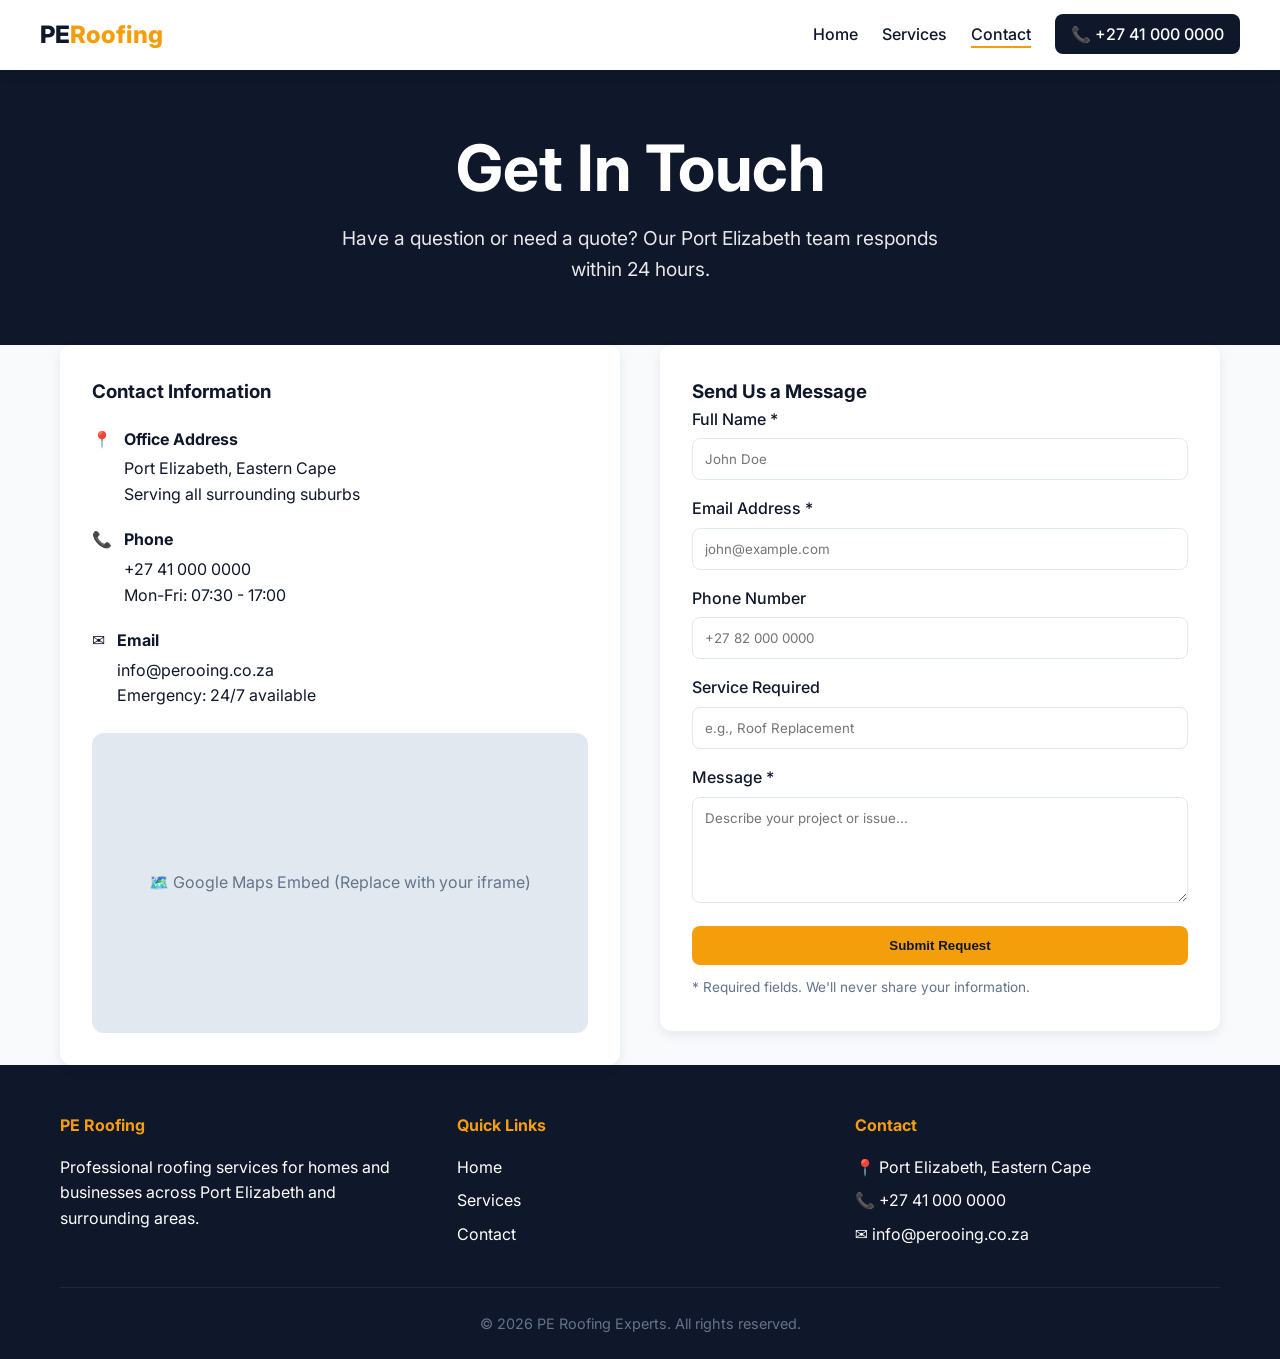
<file: contact.html>
<!DOCTYPE html>
<html lang="en">
<head>
  <meta charset="UTF-8">
  <meta name="viewport" content="width=device-width, initial-scale=1.0">
  <title>Contact Us | PE Roofing Experts</title>
  <link rel="stylesheet" href="styles.css">
  <link href="https://fonts.googleapis.com/css2?family=Inter:wght@400;500;600;700&display=swap" rel="stylesheet">
</head>
<body>
  <header>
    <div class="container navbar">
      <a href="index.html" class="logo">PE<span>Roofing</span></a>
      <button class="menu-toggle" aria-label="Toggle menu">☰</button>
      <nav>
        <ul class="nav-links">
          <li><a href="index.html">Home</a></li>
          <li><a href="services.html">Services</a></li>
          <li><a href="contact.html" class="active">Contact</a></li>
          <li><a href="tel:+27410000000" class="phone-cta">📞 +27 41 000 0000</a></li>
        </ul>
      </nav>
    </div>
  </header>

  <main>
    <section class="hero" style="padding: 60px 0; background: var(--primary);">
      <div class="container">
        <h1>Get In Touch</h1>
        <p style="max-width: 600px; margin: 0 auto;">Have a question or need a quote? Our Port Elizabeth team responds within 24 hours.</p>
      </div>
    </section>

    <section class="container">
      <div class="contact-wrapper">
        <div class="contact-info">
          <h3>Contact Information</h3>
          <div class="info-item">
            <div>📍</div>
            <div><strong>Office Address</strong>Port Elizabeth, Eastern Cape<br>Serving all surrounding suburbs</div>
          </div>
          <div class="info-item">
            <div>📞</div>
            <div><strong>Phone</strong>+27 41 000 0000<br>Mon-Fri: 07:30 - 17:00</div>
          </div>
          <div class="info-item">
            <div>✉️</div>
            <div><strong>Email</strong>info@perooing.co.za<br>Emergency: 24/7 available</div>
          </div>
          <div class="map-placeholder">
            🗺️ Google Maps Embed (Replace with your iframe)
          </div>
        </div>

        <div class="contact-form">
          <h3>Send Us a Message</h3>
          <form action="#" method="POST">
            <div class="form-group">
              <label for="name">Full Name *</label>
              <input type="text" id="name" name="name" required placeholder="John Doe">
            </div>
            <div class="form-group">
              <label for="email">Email Address *</label>
              <input type="email" id="email" name="email" required placeholder="john@example.com">
            </div>
            <div class="form-group">
              <label for="phone">Phone Number</label>
              <input type="tel" id="phone" name="phone" placeholder="+27 82 000 0000">
            </div>
            <div class="form-group">
              <label for="service">Service Required</label>
              <input type="text" id="service" name="service" placeholder="e.g., Roof Replacement">
            </div>
            <div class="form-group">
              <label for="message">Message *</label>
              <textarea id="message" name="message" rows="5" required placeholder="Describe your project or issue..."></textarea>
            </div>
            <button type="submit" class="btn" style="width: 100%;">Submit Request</button>
            <p style="font-size: 0.85rem; color: var(--gray); margin-top: 12px;">* Required fields. We'll never share your information.</p>
          </form>
        </div>
      </div>
    </section>
  </main>

  <footer>
    <div class="container">
      <div class="footer-grid">
        <div class="footer-col"><h4>PE Roofing</h4><p>Professional roofing services for homes and businesses across Port Elizabeth and surrounding areas.</p></div>
        <div class="footer-col"><h4>Quick Links</h4><ul><li><a href="index.html">Home</a></li><li><a href="services.html">Services</a></li><li><a href="contact.html">Contact</a></li></ul></div>
        <div class="footer-col"><h4>Contact</h4><ul><li>📍 Port Elizabeth, Eastern Cape</li><li>📞 +27 41 000 0000</li><li>✉️ info@perooing.co.za</li></ul></div>
      </div>
      <div class="copyright">&copy; <span id="year"></span> PE Roofing Experts. All rights reserved.</div>
    </div>
  </footer>
  <script src="script.js"></script>
  <script>document.getElementById('year').textContent = new Date().getFullYear();</script>
</body>
</html>
</file>
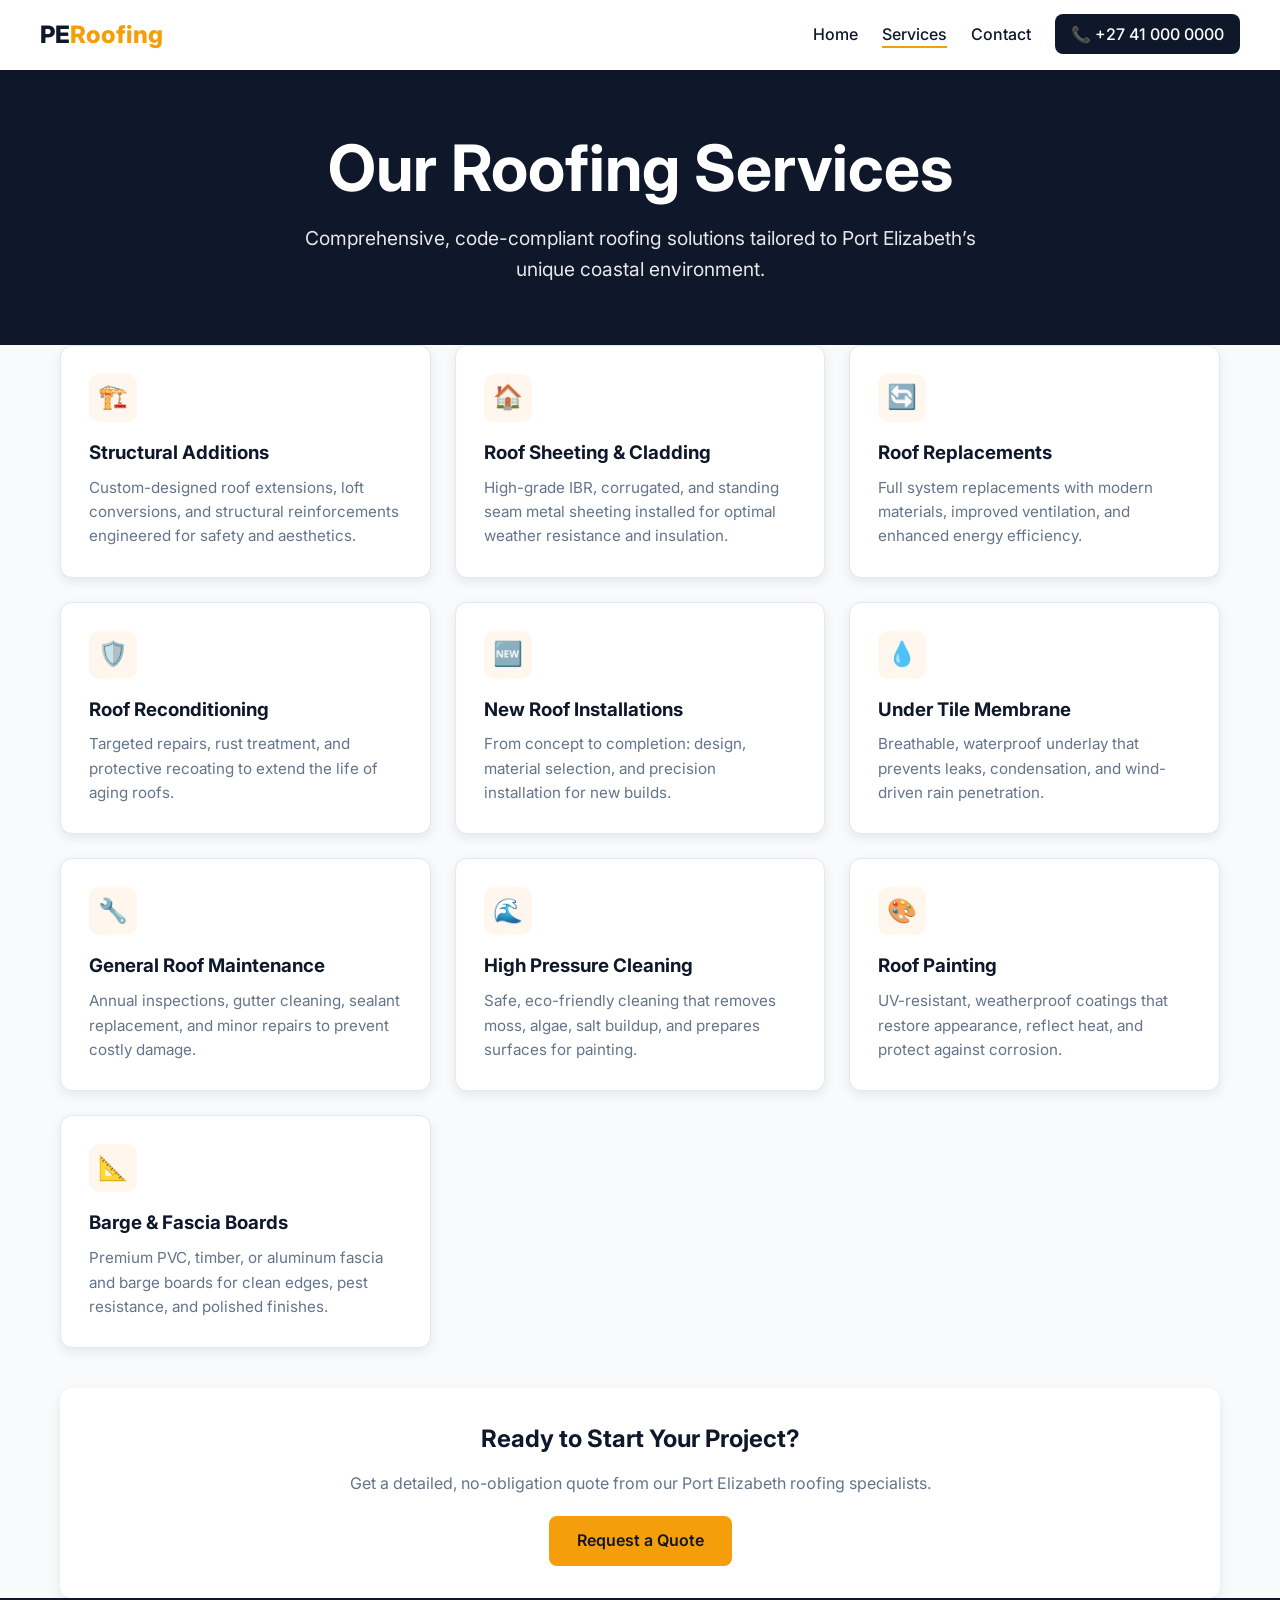
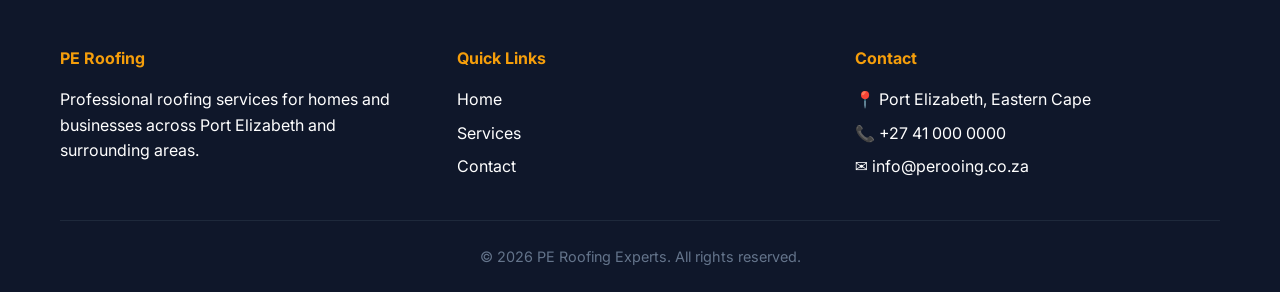
<file: services.html>
<!DOCTYPE html>
<html lang="en">
<head>
  <meta charset="UTF-8">
  <meta name="viewport" content="width=device-width, initial-scale=1.0">
  <title>Our Services | PE Roofing Experts</title>
  <link rel="stylesheet" href="styles.css">
  <link href="https://fonts.googleapis.com/css2?family=Inter:wght@400;500;600;700&display=swap" rel="stylesheet">
</head>
<body>
  <header>
    <div class="container navbar">
      <a href="index.html" class="logo">PE<span>Roofing</span></a>
      <button class="menu-toggle" aria-label="Toggle menu">☰</button>
      <nav>
        <ul class="nav-links">
          <li><a href="index.html">Home</a></li>
          <li><a href="services.html" class="active">Services</a></li>
          <li><a href="contact.html">Contact</a></li>
          <li><a href="tel:+27410000000" class="phone-cta">📞 +27 41 000 0000</a></li>
        </ul>
      </nav>
    </div>
  </header>

  <main>
    <section class="hero" style="padding: 60px 0; background: var(--primary);">
      <div class="container">
        <h1>Our Roofing Services</h1>
        <p style="max-width: 700px; margin: 0 auto;">Comprehensive, code-compliant roofing solutions tailored to Port Elizabeth’s unique coastal environment.</p>
      </div>
    </section>

    <section class="container">
      <div class="services-grid">
        <div class="service-card">
          <div class="service-icon">🏗️</div>
          <h3>Structural Additions</h3>
          <p>Custom-designed roof extensions, loft conversions, and structural reinforcements engineered for safety and aesthetics.</p>
        </div>
        <div class="service-card">
          <div class="service-icon">🏠</div>
          <h3>Roof Sheeting & Cladding</h3>
          <p>High-grade IBR, corrugated, and standing seam metal sheeting installed for optimal weather resistance and insulation.</p>
        </div>
        <div class="service-card">
          <div class="service-icon">🔄</div>
          <h3>Roof Replacements</h3>
          <p>Full system replacements with modern materials, improved ventilation, and enhanced energy efficiency.</p>
        </div>
        <div class="service-card">
          <div class="service-icon">🛡️</div>
          <h3>Roof Reconditioning</h3>
          <p>Targeted repairs, rust treatment, and protective recoating to extend the life of aging roofs.</p>
        </div>
        <div class="service-card">
          <div class="service-icon">🆕</div>
          <h3>New Roof Installations</h3>
          <p>From concept to completion: design, material selection, and precision installation for new builds.</p>
        </div>
        <div class="service-card">
          <div class="service-icon">💧</div>
          <h3>Under Tile Membrane</h3>
          <p>Breathable, waterproof underlay that prevents leaks, condensation, and wind-driven rain penetration.</p>
        </div>
        <div class="service-card">
          <div class="service-icon">🔧</div>
          <h3>General Roof Maintenance</h3>
          <p>Annual inspections, gutter cleaning, sealant replacement, and minor repairs to prevent costly damage.</p>
        </div>
        <div class="service-card">
          <div class="service-icon">🌊</div>
          <h3>High Pressure Cleaning</h3>
          <p>Safe, eco-friendly cleaning that removes moss, algae, salt buildup, and prepares surfaces for painting.</p>
        </div>
        <div class="service-card">
          <div class="service-icon">🎨</div>
          <h3>Roof Painting</h3>
          <p>UV-resistant, weatherproof coatings that restore appearance, reflect heat, and protect against corrosion.</p>
        </div>
        <div class="service-card">
          <div class="service-icon">📐</div>
          <h3>Barge & Fascia Boards</h3>
          <p>Premium PVC, timber, or aluminum fascia and barge boards for clean edges, pest resistance, and polished finishes.</p>
        </div>
      </div>
      <div style="text-align: center; margin-top: 40px; padding: 32px; background: var(--white); border-radius: var(--radius); box-shadow: var(--shadow);">
        <h2 style="margin-bottom: 12px;">Ready to Start Your Project?</h2>
        <p style="color: var(--gray); margin-bottom: 20px;">Get a detailed, no-obligation quote from our Port Elizabeth roofing specialists.</p>
        <a href="contact.html" class="btn">Request a Quote</a>
      </div>
    </section>
  </main>

  <footer>
    <div class="container">
      <div class="footer-grid">
        <div class="footer-col"><h4>PE Roofing</h4><p>Professional roofing services for homes and businesses across Port Elizabeth and surrounding areas.</p></div>
        <div class="footer-col"><h4>Quick Links</h4><ul><li><a href="index.html">Home</a></li><li><a href="services.html">Services</a></li><li><a href="contact.html">Contact</a></li></ul></div>
        <div class="footer-col"><h4>Contact</h4><ul><li>📍 Port Elizabeth, Eastern Cape</li><li>📞 +27 41 000 0000</li><li>✉️ info@perooing.co.za</li></ul></div>
      </div>
      <div class="copyright">&copy; <span id="year"></span> PE Roofing Experts. All rights reserved.</div>
    </div>
  </footer>
  <script src="script.js"></script>
  <script>document.getElementById('year').textContent = new Date().getFullYear();</script>
</body>
</html>
</file>
<file: styles.css>
/* === VARIABLES & RESET === */
:root {
  --primary: #0f172a;
  --primary-light: #1e293b;
  --accent: #f59e0b;
  --accent-hover: #d97706;
  --light: #f8fafc;
  --gray: #64748b;
  --white: #ffffff;
  --border: #e2e8f0;
  --shadow: 0 4px 12px rgba(15, 23, 42, 0.08);
  --radius: 12px;
  --font-main: 'Inter', system-ui, -apple-system, sans-serif;
  --transition: all 0.3s ease;
}

* { box-sizing: border-box; margin: 0; padding: 0; }
body {
  font-family: var(--font-main);
  line-height: 1.6;
  color: var(--primary);
  background: var(--light);
}
a { text-decoration: none; color: inherit; transition: var(--transition); }
ul { list-style: none; }
img { max-width: 100%; height: auto; display: block; }
.container { max-width: 1200px; margin: 0 auto; padding: 0 20px; }

.btn {
  display: inline-block;
  padding: 12px 28px;
  background: var(--accent);
  color: var(--primary);
  font-weight: 600;
  border-radius: 8px;
  border: none;
  cursor: pointer;
  transition: var(--transition);
}
.btn:hover { background: var(--accent-hover); transform: translateY(-2px); }
.btn-outline {
  background: transparent;
  border: 2px solid var(--white);
  color: var(--white);
}
.btn-outline:hover { background: var(--white); color: var(--primary); }

/* === HEADER & NAVIGATION === */
header {
  background: var(--white);
  box-shadow: var(--shadow);
  position: sticky;
  top: 0;
  z-index: 100;
}
.navbar {
  display: flex;
  justify-content: space-between;
  align-items: center;
  padding: 16px 0;
}
.logo { font-size: 1.5rem; font-weight: 800; color: var(--primary); }
.logo span { color: var(--accent); }
.nav-links { display: flex; gap: 24px; align-items: center; }
.nav-links a { font-weight: 500; position: relative; }
.nav-links a::after {
  content: '';
  position: absolute;
  bottom: -4px;
  left: 0;
  width: 0;
  height: 2px;
  background: var(--accent);
  transition: var(--transition);
}
.nav-links a:hover::after, .nav-links a.active::after { width: 100%; }
.phone-cta { background: var(--primary); color: var(--white); padding: 10px 16px; border-radius: 8px; }
.phone-cta:hover { background: var(--primary-light); }
.menu-toggle { display: none; background: none; border: none; font-size: 1.5rem; cursor: pointer; }

/* === HERO === */
.hero {
  background: linear-gradient(rgba(15,23,42,0.75), rgba(15,23,42,0.85)), url('https://images.unsplash.com/photo-1591277589069-5d3d5336611a?auto=format&fit=crop&w=1400&q=80');
  background-size: cover;
  background-position: center;
  color: var(--white);
  padding: 100px 0;
  text-align: center;
}
.hero h1 { font-size: clamp(2.5rem, 5vw, 4rem); margin-bottom: 16px; line-height: 1.2; }
.hero p { font-size: 1.2rem; max-width: 650px; margin: 0 auto 32px; opacity: 0.9; }
.hero .btn-group { display: flex; gap: 16px; justify-content: center; flex-wrap: wrap; }

/* === SECTIONS & UTILITIES === */
section { padding: 80px 0; }
.section-title { text-align: center; margin-bottom: 48px; }
.section-title h2 { font-size: 2.2rem; margin-bottom: 12px; }
.section-title p { color: var(--gray); max-width: 600px; margin: 0 auto; }

/* === ABOUT US === */
.about-us { background: var(--white); padding: 100px 0; }
.about-wrapper {
  display: grid;
  grid-template-columns: 1fr 1fr;
  gap: 60px;
  align-items: center;
}
.about-content p { font-size: 1.05rem; line-height: 1.8; margin-bottom: 16px; color: var(--gray); }
.about-stats {
  display: grid;
  grid-template-columns: repeat(2, 1fr);
  gap: 24px;
  margin-top: 32px;
}
.stat-item {
  text-align: center;
  padding: 20px;
  background: var(--light);
  border-radius: var(--radius);
  border: 2px solid var(--border);
  transition: var(--transition);
}
.stat-item:hover { border-color: var(--accent); transform: translateY(-4px); }
.stat-number { font-size: 2.5rem; font-weight: 800; color: var(--accent); line-height: 1; margin-bottom: 8px; }
.stat-label { font-size: 0.9rem; color: var(--gray); font-weight: 500; }
.about-image { position: relative; border-radius: var(--radius); overflow: hidden; box-shadow: var(--shadow); }
.about-image img { width: 100%; height: 100%; object-fit: cover; display: block; }
.experience-badge {
  position: absolute;
  bottom: 24px;
  right: 24px;
  background: var(--accent);
  color: var(--primary);
  padding: 20px;
  border-radius: var(--radius);
  text-align: center;
  box-shadow: 0 8px 24px rgba(0,0,0,0.2);
}
.badge-number { font-size: 2.5rem; font-weight: 800; line-height: 1; }
.badge-text { font-size: 0.9rem; font-weight: 600; margin-top: 4px; }

/* === SERVICES GRID === */
.services-grid {
  display: grid;
  grid-template-columns: repeat(auto-fit, minmax(280px, 1fr));
  gap: 24px;
}
.service-card {
  background: var(--white);
  padding: 28px;
  border-radius: var(--radius);
  box-shadow: var(--shadow);
  transition: var(--transition);
  border: 1px solid var(--border);
}
.service-card:hover { transform: translateY(-6px); border-color: var(--accent); }
.service-icon {
  width: 48px; height: 48px;
  background: #fff7ed;
  border-radius: 10px;
  display: flex; align-items: center; justify-content: center;
  margin-bottom: 16px;
  color: var(--accent);
  font-size: 1.5rem;
}
.service-card h3 { margin-bottom: 8px; }
.service-card p { color: var(--gray); font-size: 0.95rem; }

/* === REVIEWS SECTION === */
.reviews-section { background: linear-gradient(135deg, #f8fafc 0%, #f1f5f9 100%); padding: 100px 0; }
.reviews-grid {
  display: grid;
  grid-template-columns: repeat(auto-fit, minmax(350px, 1fr));
  gap: 24px;
  margin-bottom: 48px;
}
.review-card {
  background: var(--white);
  padding: 28px;
  border-radius: var(--radius);
  box-shadow: var(--shadow);
  transition: var(--transition);
  border: 1px solid var(--border);
}
.review-card:hover { transform: translateY(-4px); box-shadow: 0 12px 24px rgba(15, 23, 42, 0.12); }
.review-header { display: flex; align-items: center; gap: 16px; margin-bottom: 16px; }
.reviewer-avatar {
  width: 56px; height: 56px;
  border-radius: 50%;
  background: var(--primary);
  color: var(--white);
  display: flex; align-items: center; justify-content: center;
  font-weight: 700; font-size: 1.1rem; flex-shrink: 0;
}
.reviewer-info { flex: 1; }
.reviewer-name { font-weight: 700; color: var(--primary); margin-bottom: 2px; }
.reviewer-location { font-size: 0.85rem; color: var(--gray); }
.review-rating { color: var(--accent); font-size: 1.1rem; letter-spacing: 2px; }
.review-text { color: var(--gray); line-height: 1.7; margin-bottom: 16px; font-style: italic; }
.review-service {
  font-size: 0.85rem; color: var(--primary); font-weight: 600;
  padding-top: 12px; border-top: 1px solid var(--border);
}
.review-cta {
  background: var(--primary); padding: 48px; border-radius: var(--radius); text-align: center; color: var(--white);
}
.review-cta-content h3 { font-size: 2rem; margin-bottom: 12px; }
.review-cta-content p { font-size: 1.1rem; opacity: 0.9; margin-bottom: 24px; max-width: 600px; margin-left: auto; margin-right: auto; }
.review-cta .btn { background: var(--accent); color: var(--primary); font-size: 1.05rem; padding: 14px 32px; }
.review-cta .btn:hover { background: var(--accent-hover); }

/* === WHY CHOOSE US === */
.why-us { background: var(--white); }
.features { display: grid; grid-template-columns: repeat(auto-fit, minmax(240px, 1fr)); gap: 32px; text-align: center; }
.feature h3 { margin: 12px 0 8px; }
.feature p { color: var(--gray); }

/* === MAP SECTION === */
.map-section { background: var(--white); padding: 100px 0; }
.map-wrapper { display: grid; grid-template-columns: 2fr 1fr; gap: 32px; align-items: start; }
.map-container { border-radius: var(--radius); overflow: hidden; box-shadow: var(--shadow); border: 1px solid var(--border); }
.service-areas { background: var(--light); padding: 32px; border-radius: var(--radius); border: 1px solid var(--border); }
.service-areas h3 { margin-bottom: 20px; }
.areas-grid { display: grid; grid-template-columns: repeat(2, 1fr); gap: 12px; }
.area-item {
  padding: 10px 14px; background: var(--white); border-radius: 8px;
  font-size: 0.9rem; color: var(--primary); font-weight: 500;
  border: 1px solid var(--border); transition: var(--transition);
}
.area-item:hover { border-color: var(--accent); color: var(--accent); transform: translateX(4px); }
.map-cta-box {
  margin-top: 24px; padding: 20px; background: var(--light); border-radius: 8px;
}
.map-cta-box h4 { margin-bottom: 12px; color: var(--primary); }
.map-cta-box p { color: var(--gray); margin-bottom: 12px; }

/* === CONTACT FORM === */
.contact-wrapper { display: grid; grid-template-columns: 1fr 1fr; gap: 40px; align-items: start; }
.contact-info { background: var(--white); padding: 32px; border-radius: var(--radius); box-shadow: var(--shadow); }
.contact-info h3 { margin-bottom: 20px; }
.info-item { display: flex; gap: 12px; margin-bottom: 20px; align-items: flex-start; }
.info-item strong { display: block; margin-bottom: 4px; }
.contact-form { background: var(--white); padding: 32px; border-radius: var(--radius); box-shadow: var(--shadow); }
.form-group { margin-bottom: 16px; }
.form-group label { display: block; margin-bottom: 6px; font-weight: 500; }
.form-group input, .form-group textarea {
  width: 100%; padding: 12px; border: 1px solid var(--border); border-radius: 8px;
  font-family: inherit; transition: var(--transition);
}
.form-group input:focus, .form-group textarea:focus { outline: none; border-color: var(--accent); }
.map-placeholder {
  width: 100%; height: 300px; background: #e2e8f0; border-radius: var(--radius);
  display: flex; align-items: center; justify-content: center; color: var(--gray); margin-top: 24px;
}

/* === FOOTER === */
footer { background: var(--primary); color: var(--white); padding: 48px 0 24px; }
.footer-grid { display: grid; grid-template-columns: repeat(auto-fit, minmax(200px, 1fr)); gap: 32px; margin-bottom: 32px; }
.footer-col h4 { margin-bottom: 16px; color: var(--accent); }
.footer-col ul li { margin-bottom: 8px; }
.footer-col ul li a:hover { color: var(--accent); }
.copyright { text-align: center; padding-top: 24px; border-top: 1px solid var(--primary-light); color: var(--gray); font-size: 0.9rem; }

/* === RESPONSIVE === */
@media (max-width: 968px) {
  .about-wrapper { grid-template-columns: 1fr; gap: 40px; }
  .about-image { order: -1; max-height: 400px; }
  .map-wrapper { grid-template-columns: 1fr; }
}
@media (max-width: 768px) {
  .menu-toggle { display: block; }
  .nav-links {
    position: fixed; top: 70px; left: 0; right: 0; background: var(--white);
    flex-direction: column; padding: 20px; gap: 16px;
    box-shadow: var(--shadow); transform: translateY(-150%); transition: var(--transition);
  }
  .nav-links.active { transform: translateY(0); }
  .contact-wrapper { grid-template-columns: 1fr; }
  .hero { padding: 60px 0; }
  .reviews-grid { grid-template-columns: 1fr; }
  .areas-grid { grid-template-columns: 1fr; }
  .review-cta { padding: 32px 20px; }
  .review-cta-content h3 { font-size: 1.5rem; }
}
@media (max-width: 640px) {
  .about-stats { grid-template-columns: repeat(2, 1fr); }
}
</file>
